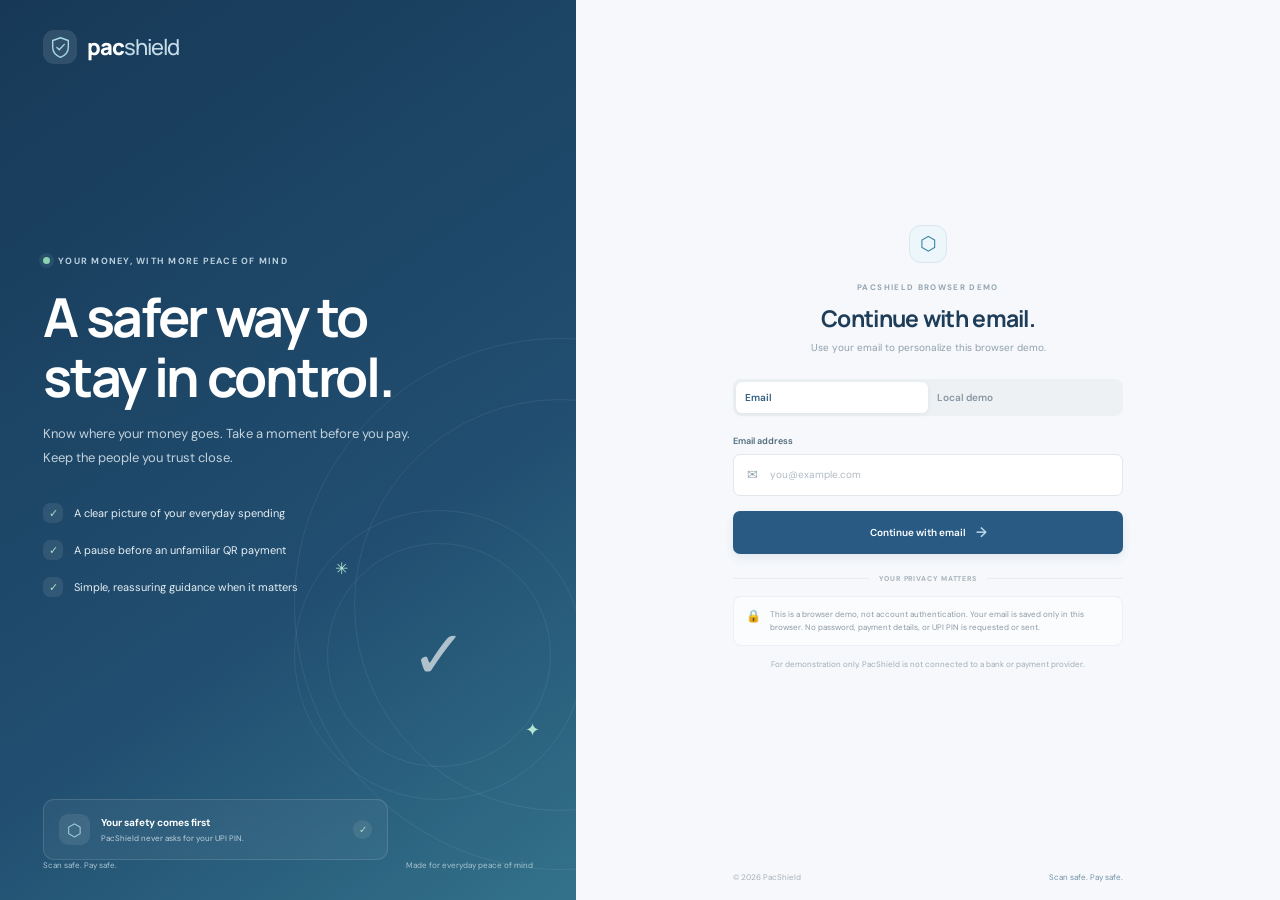
<file: index.html>
<!doctype html>
<html lang="en">
<head>
  <meta charset="utf-8" />
  <meta name="viewport" content="width=device-width, initial-scale=1" />
  <meta name="theme-color" content="#f6f8fb" />
  <meta name="description" content="Sign in or create your PacShield account." />
  <title>Sign in — PacShield</title>
  <link rel="preconnect" href="https://fonts.googleapis.com">
  <link rel="preconnect" href="https://fonts.gstatic.com" crossorigin>
  <link href="https://fonts.googleapis.com/css2?family=DM+Sans:wght@400;500;600;700&family=Manrope:wght@400;500;600;700;800&display=swap" rel="stylesheet">
  <link rel="stylesheet" href="styles.css" />
  <link rel="stylesheet" href="login.css" />
</head>
<body class="auth-page">
  <main class="auth-shell">
    <section class="auth-story" aria-label="About PacShield">
      <a class="brand auth-brand" href="index.html" aria-label="PacShield sign in"><span class="brand-mark"><svg viewBox="0 0 32 32" aria-hidden="true"><path d="M16 3.5 26 7v8.6c0 6.3-4.1 10.5-10 13-5.9-2.5-10-6.7-10-13V7l10-3.5Z"/><path d="m11.4 16 3 3 6.5-7"/></svg></span><span>pac<span class="brand-light">shield</span></span></a>
      <div class="story-copy"><span class="story-eyebrow"><i></i> YOUR MONEY, WITH MORE PEACE OF MIND</span><h1>A safer way to<br>stay in control.</h1><p>Know where your money goes. Take a moment before you pay. Keep the people you trust close.</p><div class="story-checklist"><div><span>✓</span> A clear picture of your everyday spending</div><div><span>✓</span> A pause before an unfamiliar QR payment</div><div><span>✓</span> Simple, reassuring guidance when it matters</div></div></div>
      <div class="story-safety-card"><span class="story-shield">⬡</span><div><strong>Your safety comes first</strong><small>PacShield never asks for your UPI PIN.</small></div><span class="story-check">✓</span></div>
      <div class="story-art" aria-hidden="true"><span class="art-ring ring-one"></span><span class="art-ring ring-two"></span><span class="art-shield">✓</span><span class="art-spark spark-a">✳</span><span class="art-spark spark-b">✦</span></div>
      <div class="story-footer"><span>Scan safe. Pay safe.</span><span>Made for everyday peace of mind</span></div>
    </section>

    <section class="auth-main">
      <div class="auth-card">
        <div class="auth-card-heading"><span class="auth-mini-mark">⬡</span><span class="auth-kicker">PACSHIELD BROWSER DEMO</span><h2 id="form-title">Continue with email.</h2><p id="form-subtitle">Use your email to personalize this browser demo.</p></div>
        <div class="auth-tabs" aria-hidden="true"><span class="auth-tab active">Email</span><span class="auth-tab">Local demo</span></div>
        <form id="email-login-form" novalidate>
          <label class="field-label" for="login-email">Email address</label>
          <div class="field-wrap"><span class="field-icon" aria-hidden="true">✉</span><input id="login-email" name="email" type="email" autocomplete="email" inputmode="email" placeholder="you@example.com" maxlength="254" required aria-describedby="auth-feedback"></div>
          <div class="auth-feedback" id="auth-feedback" role="status" aria-live="polite"></div>
          <button class="auth-submit" id="demo-submit" type="submit"><span>Continue with email</span><span>→</span></button>
        </form>
        <div class="auth-divider"><span></span><small>YOUR PRIVACY MATTERS</small><span></span></div>
        <div class="privacy-note"><span>🔒</span><p>This is a browser demo, not account authentication. Your email is saved only in this browser. No password, payment details, or UPI PIN is requested or sent.</p></div>
        <p class="demo-note">For demonstration only. PacShield is not connected to a bank or payment provider.</p>
      </div>
      <footer class="auth-footer"><span>© 2026 PacShield</span><a href="index.html">Scan safe. Pay safe.</a></footer>
    </section>
  </main>
  <script src="login.js"></script>
</body>
</html>
</file>
<file: styles.css>
:root{--ink:#183553;--blue:#2f5d8f;--bright:#248fc9;--mist:#eaf4fb;--paper:#f6f8fb;--white:#fff;--muted:#8190a1;--line:#e8edf2;--green:#21764c;--green-bg:#e9f5ed;--amber:#ad7209;--amber-bg:#fff4de;--red:#bd4239;--red-bg:#fff0ee;--sans:'DM Sans',sans-serif;--display:'Manrope','DM Sans',sans-serif}*{box-sizing:border-box}body{margin:0;background:var(--paper);color:var(--ink);font-family:var(--sans);font-size:14px;-webkit-font-smoothing:antialiased}.app-shell{min-height:100vh}.sidebar{width:244px;position:fixed;inset:0 auto 0 0;background:#fff;padding:28px 17px 18px;display:flex;flex-direction:column;border-right:1px solid #edf0f4;z-index:3}.brand{display:flex;align-items:center;gap:10px;margin:0 0 47px 8px;text-decoration:none;color:#1b3b5b;font:800 22px var(--display);letter-spacing:-1px}.brand-light{font-weight:500;color:#3f658c}.brand-mark{width:34px;height:34px;border-radius:11px;background:#e9f4fa;display:grid;place-items:center}.brand-mark svg{width:25px;fill:none;stroke:#267dac;stroke-width:1.8;stroke-linecap:round;stroke-linejoin:round}.workspace-label{font-size:9px;color:#a1adba;font-weight:700;letter-spacing:1.5px;padding:0 12px;margin-bottom:10px}.main-nav{display:grid;gap:4px}.nav-item{position:relative;height:42px;display:flex;align-items:center;gap:12px;padding:0 12px;border-radius:8px;text-decoration:none;color:#7c8b9b;font-size:12px;font-weight:600;transition:.2s}.nav-item:hover{background:#f6f9fb;color:var(--ink)}.nav-item.active{color:#275985;background:#edf6fa}.nav-icon{font-size:18px;width:19px;text-align:center;color:#8393a4;font-weight:400}.active .nav-icon{color:#2a7ba7}.shield-nav{font-size:19px}.nav-count{margin-left:auto;font-size:10px;color:#7e91a1;background:#f3f6f8;padding:3px 7px;border-radius:10px}.live-dot,.mini-dot{width:7px;height:7px;border-radius:50%;background:#53b779}.live-dot{margin-left:auto;box-shadow:0 0 0 3px #e9f6ef}.sidebar-divider{height:1px;background:#eef1f4;margin:19px 9px 23px}.sidebar-spacer{flex:1}.help-card{position:relative;border-radius:12px;background:linear-gradient(145deg,#f0f7fb,#f6f8fb);padding:16px 14px 13px;margin:0 2px 15px;overflow:hidden}.help-card:after{content:'';position:absolute;width:85px;height:85px;border:1px solid #d9eaf4;border-radius:50%;right:-45px;top:-39px}.help-orb{width:27px;height:27px;background:#e0eff7;color:#3b87ad;display:grid;place-items:center;border-radius:9px;margin-bottom:10px}.help-card strong{font-size:12px}.help-card p{font-size:10px;line-height:1.55;color:#8291a0;margin:6px 0 10px}.text-button,.quiet-link{border:0;background:none;padding:0;color:#3c729b;font:600 10px var(--sans);cursor:pointer}.text-button span,.quiet-link span{font-size:15px;margin-left:5px}.profile-button{display:flex;align-items:center;gap:10px;background:none;border:0;text-align:left;padding:7px 6px;cursor:pointer;border-top:1px solid #edf0f3}.avatar{width:31px;height:31px;display:grid;place-items:center;background:#e5eef6;color:#355d83;font-size:10px;font-weight:700;border-radius:50%;flex:none}.profile-copy{display:grid;gap:3px}.profile-copy strong{font-size:11px}.profile-copy small{font-size:9px;color:#9aa6b3}.more{margin-left:auto;letter-spacing:2px;color:#8795a3}.main-content{margin-left:244px;min-height:100vh}.topbar{height:66px;border-bottom:1px solid #e9edf1;background:rgba(255,255,255,.76);display:flex;align-items:center;justify-content:space-between;padding:0 43px}.breadcrumb{font-size:11px;color:#99a6b4}.breadcrumb span{margin:0 9px;color:#c8d0d8}.breadcrumb strong{font-weight:600;color:#526b83}.top-actions{display:flex;align-items:center;gap:14px}.icon-button,.date-button{background:none;border:0;color:#63798e;cursor:pointer}.icon-button{position:relative;font-size:17px}.icon-button i{position:absolute;width:5px;height:5px;background:#57b27b;border-radius:50%;top:0;right:0}.top-divider{height:22px;width:1px;background:#e6ebef}.date-button{font:500 10px var(--sans)}.date-button span{margin-left:9px}.small-avatar{width:27px;height:27px}.page-wrap{max-width:1110px;margin:auto;padding:34px 43px 24px}.welcome-row{display:flex;align-items:center;justify-content:space-between;margin:0 0 26px}.eyebrow{font-size:9px;font-weight:700;letter-spacing:1.3px;color:#9aa8b5;display:flex;align-items:center;gap:7px}.sun-icon{color:#eca947;font-size:13px}h1{font:700 25px var(--display);letter-spacing:-.8px;margin:9px 0 5px;color:#1b3856}.wave{color:#e5a34a;font-size:18px;vertical-align:2px}.subtitle{font-size:11px;color:#91a0ad;margin:0}.primary-button{background:#285a83;border:0;border-radius:8px;color:white;padding:12px 16px;font:600 11px var(--sans);box-shadow:0 4px 10px #285a831c;cursor:pointer;transition:.2s}.primary-button:hover{background:#1e4a70;transform:translateY(-1px);box-shadow:0 7px 16px #285a832a}.button-shield{font-size:15px;vertical-align:-1px;margin-right:7px}.button-arrow{margin-left:10px;color:#b8d4e4}.hero-card{position:relative;overflow:hidden;border-radius:13px;padding:24px 29px 18px;background:linear-gradient(111deg,#163957 0%,#214d70 57%,#306887 100%);color:#fff;box-shadow:0 7px 20px #153d5b12}.hero-card:after,.hero-card:before{content:'';position:absolute;border:1px solid #ffffff0c;border-radius:50%;pointer-events:none}.hero-card:after{width:340px;height:340px;right:30px;top:-245px}.hero-card:before{width:435px;height:435px;right:-16px;top:-293px}.hero-content{position:relative;z-index:1}.hero-kicker{font-size:8px;letter-spacing:1.4px;color:#b5cddd;display:flex;align-items:center;gap:8px;font-weight:600}.hero-kicker-icon{color:#81c7c0;font-size:13px}.hero-heading-row{display:flex;align-items:flex-end;gap:18px;margin-top:12px}.balance-label{font-size:10px;color:#b9ccd8}.info-button{border:1px solid #84a3b8;border-radius:50%;width:13px;height:13px;padding:0;margin-left:3px;font-size:8px;color:#d6e4ed;background:none}.balance{font:600 36px var(--display);letter-spacing:-1.5px;margin-top:3px}.rupee{font-size:26px;margin-right:5px;font-weight:400}.balance-decimal{font-size:19px;color:#a7c1d0;font-weight:400}.change-pill{background:#ffffff14;border:1px solid #ffffff19;border-radius:20px;padding:6px 9px;font-size:9px;color:#abddc5;margin-bottom:7px}.change-pill span{color:#9fe0b8}.change-pill small{color:#bbced9;font-size:8px;margin-left:2px}.hero-bottom{display:flex;align-items:center;border-top:1px solid #ffffff1b;margin-top:17px;padding-top:13px;gap:20px}.hero-metric{display:flex;align-items:center;gap:8px}.metric-icon{width:23px;height:23px;border-radius:7px;display:grid;place-items:center;font-size:12px}.income-icon{background:#ffffff15;color:#a9dfbd}.spend-icon{background:#ffffff15;color:#a8c9e0}.hero-metric div{display:grid;gap:2px}.hero-metric small{font-size:8px;color:#abc1cf}.hero-metric strong{font:600 12px var(--display)}.metric-separator{height:24px;width:1px;background:#ffffff22;margin:0 1px}.hero-chart{width:190px;height:43px;margin-left:auto;opacity:.9}.hero-chart svg{width:100%;height:100%;overflow:visible}.chart-area{fill:#94d7cc18}.chart-line{fill:none;stroke:#96d5ca;stroke-width:1.6}.stat-grid{display:grid;grid-template-columns:repeat(3,minmax(0,1fr));gap:13px;margin-top:14px}.stat-card{position:relative;min-height:113px;background:#fff;border:1px solid #edf0f3;border-radius:10px;padding:15px 16px;overflow:hidden;box-shadow:0 2px 7px #233e5610}.stat-top{font-size:9px;color:#8292a0;display:flex;align-items:center;justify-content:space-between}.stat-symbol{width:22px;height:22px;border-radius:7px;display:grid;place-items:center;font-size:11px}.safe-symbol{background:#edf7ef;color:#4e9b68}.budget-symbol{background:#eff4fb;color:#5b81aa}.shield-symbol{background:#edf6fa;color:#4e91b1}.stat-card>strong{display:block;font:700 20px var(--display);letter-spacing:-.5px;margin-top:6px;color:#234564}.stat-card>strong small{font:500 9px var(--sans);color:#9ca9b5;letter-spacing:0}.stat-foot{font-size:9px;color:#99a5b0;margin-top:6px;display:flex;align-items:center;gap:6px}.stat-foot .green{width:6px;height:6px}.card-spark{position:absolute;width:83px;height:28px;right:13px;bottom:13px;opacity:.65}.card-spark svg{width:100%;height:100%;overflow:visible}.card-spark path{fill:none;stroke:#80c396;stroke-width:1.4}.budget-progress{height:4px;border-radius:4px;background:#eff2f5;margin:10px 0 6px;overflow:hidden}.budget-progress span{display:block;background:#79b7c6;width:65%;height:100%;border-radius:4px}.budget-stat .stat-foot{justify-content:space-between}.saved-pill{color:#398559;background:#eff8f1;border-radius:9px;padding:4px 7px;font-size:8px}.spark-shield{position:absolute;right:22px;bottom:-12px;font-size:65px;color:#f0f6f8}.content-grid{display:grid;grid-template-columns:1.1fr .9fr;gap:14px;margin-top:15px}.panel{background:#fff;border:1px solid #edf0f3;border-radius:11px;box-shadow:0 2px 7px #233e560a}.spending-panel,.budget-panel{min-height:227px;padding:17px 18px}.panel-heading{display:flex;align-items:center;justify-content:space-between}.section-title{font:700 12px var(--display);color:#24445f}.section-caption{font-size:9px;color:#a0acb7;margin-top:4px}.select-button{border:1px solid #edf0f3;border-radius:6px;background:#fff;padding:7px 9px;color:#718394;font:500 9px var(--sans);cursor:pointer}.select-button span{margin-left:8px}.spending-visual{display:flex;align-items:center;justify-content:space-around;margin-top:15px}.donut-wrap{width:146px;height:146px;position:relative;flex:none}.donut{width:100%;height:100%;transform:rotate(-90deg)}.donut-track,.donut-segment{fill:none;stroke-width:13}.donut-track{stroke:#f0f3f5}.donut-segment{stroke-linecap:round;transition:stroke-dashoffset .9s ease}.seg-one{stroke:#4b94b4;stroke-dasharray:129 390;stroke-dashoffset:0}.seg-two{stroke:#84b6a5;stroke-dasharray:95 390;stroke-dashoffset:-138}.seg-three{stroke:#eab875;stroke-dasharray:75 390;stroke-dashoffset:-243}.seg-four{stroke:#b7cad7;stroke-dasharray:82 390;stroke-dashoffset:-328}.donut-center{position:absolute;inset:0;display:flex;align-items:center;justify-content:center;flex-direction:column}.donut-center small{font-size:8px;color:#96a3ae}.donut-center strong{font:700 13px var(--display);color:#274965;margin-top:4px}.category-list{width:54%;display:grid;gap:13px}.category-row{display:grid;grid-template-columns:7px 1fr auto auto;gap:7px;align-items:center;font-size:9px;color:#7c8c9b}.category-row strong{font-size:9px;color:#4a6278;font-weight:600}.category-row small{width:24px;text-align:right;font-size:8px;color:#a8b2bc}.category-dot{width:7px;height:7px;border-radius:50%}.food{background:#4b94b4}.bills{background:#84b6a5}.travel{background:#eab875}.life{background:#b7cad7}.budget-panel .panel-heading{margin-bottom:14px}.more-button{border:0;background:none;color:#94a1af;letter-spacing:2px;cursor:pointer}.nudge-card{background:#fffbf4;border:1px solid #fbf2e3;border-radius:9px;padding:12px 13px}.nudge-top{display:flex;align-items:center;justify-content:space-between}.nudge-emoji{width:25px;height:25px;border-radius:8px;background:#fff1d7;display:grid;place-items:center;font-size:12px}.nudge-status{font-size:7px;font-weight:700;letter-spacing:.9px;color:#b77f2a;background:#fff2d9;border-radius:9px;padding:5px 7px}.nudge-card>strong{display:block;font:700 10px var(--display);margin:8px 0 4px;color:#465d70}.nudge-card p{font-size:8px;line-height:1.5;color:#929ca4;margin:0}.nudge-progress{height:4px;background:#f2e9d9;border-radius:5px;margin:10px 0 6px}.nudge-progress span{display:block;width:82%;height:100%;border-radius:5px;background:#dca95c}.nudge-numbers{display:flex;justify-content:space-between;font-size:8px;color:#9b9d9c}.nudge-numbers strong{font-weight:600;color:#758390}.budget-panel>.quiet-link{display:block;margin:11px 0 0 auto}.transactions-panel{margin-top:15px;padding:17px 18px 5px}.transaction-heading{margin-bottom:13px}.activity-actions{display:flex;align-items:center;gap:17px}.search-box{display:flex;align-items:center;gap:6px;border:1px solid #edf0f3;border-radius:6px;padding:5px 8px;color:#93a2ae;font-size:15px;width:145px}.search-box input{border:0;outline:0;width:100%;font:9px var(--sans);color:var(--ink);background:transparent}.search-box input::placeholder{color:#a4afb8}.all-activity{font-size:9px}.transaction-table{width:100%}.table-head,.transaction-row{display:grid;grid-template-columns:1.65fr 1.2fr 1fr .8fr;align-items:center;column-gap:10px}.table-head{border-top:1px solid #eff2f4;border-bottom:1px solid #eff2f4;padding:9px 1px;font-size:7px;font-weight:700;letter-spacing:.8px;color:#a4afb8}.transaction-row{min-height:45px;border-bottom:1px solid #f0f2f4;font-size:9px;color:#738393}.transaction-row:last-child{border:0}.transaction-name{display:flex;align-items:center;gap:9px;color:#496074;font-weight:600}.tx-icon{width:25px;height:25px;border-radius:8px;display:grid;place-items:center;background:#edf5f8;color:#5487a0;font-size:11px}.tx-icon.gold{background:#fff5e6;color:#bb8b45}.tx-icon.lilac{background:#f1effa;color:#8a80b6}.category-tag{color:#83919e;background:#f5f7f8;border-radius:4px;padding:4px 7px;width:max-content;font-size:8px}.tx-date{color:#9ca8b2}.tx-amount{text-align:right;color:#39556e;font-weight:600}.tx-amount.expense:before{content:'− '}.empty-state{padding:20px;text-align:center;color:#99a7b2;font-size:10px}.footer{display:flex;justify-content:space-between;gap:12px;margin-top:17px;color:#a4afb9;font-size:8px}.footer>span:first-child{display:flex;align-items:center;gap:6px;white-space:nowrap}.footer .mini-dot{width:6px;height:6px}.modal-backdrop{position:fixed;inset:0;z-index:10;background:#10283c8c;backdrop-filter:blur(4px);display:none;align-items:center;justify-content:center;padding:18px;opacity:0;transition:opacity .2s}.modal-backdrop.open{display:flex;opacity:1}.modal{position:relative;background:white;border-radius:17px;padding:28px;width:min(100%,465px);max-height:min(94vh,790px);overflow:auto;box-shadow:0 22px 80px #0c213a35;animation:modal-in .25s cubic-bezier(.2,.8,.2,1)}@keyframes modal-in{from{transform:translateY(12px) scale(.985);opacity:.5}to{transform:translateY(0) scale(1);opacity:1}}.modal-close{position:absolute;right:16px;top:14px;border:0;background:#f4f6f8;color:#758696;border-radius:50%;width:29px;height:29px;font-size:19px;cursor:pointer}.modal-icon{width:40px;height:40px;border-radius:12px;display:grid;place-items:center;background:#e9f3f8;color:#3883a5;font-size:22px;margin-bottom:15px}.modal-eyebrow{font-size:8px;font-weight:700;letter-spacing:1.4px;color:#8799a9}.modal h2{font:700 22px var(--display);letter-spacing:-.6px;color:#1e3c59;margin:8px 0}.modal-intro{font-size:11px;line-height:1.65;color:#8795a2;margin:0}.scan-tabs{display:flex;gap:3px;background:#f4f6f8;padding:3px;border-radius:8px;margin-top:19px}.scan-tab{flex:1;border:0;background:none;color:#8795a2;padding:8px;border-radius:6px;font:600 10px var(--sans);cursor:pointer}.scan-tab.active{background:#fff;color:#315c7c;box-shadow:0 1px 4px #1b385612}.camera-box{height:214px;border:1px dashed #c9d8e2;border-radius:11px;background:#f8fbfc;position:relative;margin-top:12px;display:flex;align-items:center;justify-content:center;flex-direction:column;overflow:hidden}.camera-symbol{font-size:36px;color:#9bb4c3}.camera-box>p{margin:4px 0;font-size:10px;color:#526d82;font-weight:600}.camera-box>small{font-size:8px;color:#9ba8b2}.camera-corners{position:absolute;inset:18px 70px 69px;border:1px solid #b8d0dc;border-radius:7px;pointer-events:none}.camera-controls{display:flex;gap:8px;margin-top:13px;z-index:1}.outline-button{border:1px solid #dce5ea;background:#fff;color:#527188;border-radius:6px;padding:8px 10px;font:600 9px var(--sans);cursor:pointer}.upload-button{display:inline-flex;align-items:center}.camera-box.live{background:#eaf4f8}.camera-box.live .camera-symbol,.camera-box.live>p,.camera-box.live>small,.camera-box.live .camera-controls{display:none}#camera-reader{position:absolute;inset:0;width:100%;height:100%}#camera-reader video{object-fit:cover;width:100%;height:100%;border-radius:10px}.demo-options{display:grid;gap:8px;margin-top:12px}.demo-option{display:flex;align-items:center;gap:10px;text-align:left;border:1px solid #edf0f3;background:#fff;border-radius:9px;padding:10px;cursor:pointer;transition:.18s}.demo-option:hover{border-color:#abc5d4;transform:translateY(-1px)}.demo-icon{width:27px;height:27px;border-radius:50%;display:grid;place-items:center;font-size:12px;font-weight:700}.demo-icon.green{background:#e9f5ed;color:var(--green)}.demo-icon.amber{background:#fff4de;color:var(--amber)}.demo-icon.red{background:#fff0ee;color:var(--red)}.demo-option>span:nth-child(2){display:grid;gap:3px;flex:1}.demo-option strong{font-size:10px;color:#476176}.demo-option small{font-size:8px;color:#9aa6b0}.demo-score{font-size:7px;font-weight:700;letter-spacing:.7px}.safe-text{color:var(--green)}.caution-text{color:var(--amber)}.danger-text{color:var(--red)}.call-check{display:flex;align-items:center;gap:8px;font-size:9px;color:#6d7e8d;margin-top:13px;cursor:pointer}.call-check input{position:absolute;opacity:0}.custom-check{width:14px;height:14px;border:1px solid #cbd5dc;border-radius:4px;background:white;display:grid;place-items:center;transition:.15s}.call-check input:checked+.custom-check{background:#2c6891;border-color:#2c6891}.call-check input:checked+.custom-check:after{content:'✓';color:#fff;font-size:10px}.call-check input:focus-visible+.custom-check{outline:2px solid #68afd1;outline-offset:2px}.call-info{border:1px solid #b8c5ce;border-radius:50%;width:12px;height:12px;display:grid;place-items:center;font-size:8px;color:#8f9da8}.privacy-line{border-top:1px solid #eff2f4;padding-top:11px;margin-top:14px;font-size:8px;color:#9ba8b1}.hidden{display:none!important}.verdict-modal{padding:29px}.verdict-symbol{width:49px;height:49px;border-radius:50%;display:grid;place-items:center;background:#e9f5ed;color:#358254;font-size:22px;margin-bottom:15px}.verdict-symbol.caution{background:#fff3d9;color:#b37a17;border-radius:14px}.verdict-symbol.danger{background:#fff0ee;color:#bd4239;border-radius:10px 10px 15px 15px;font-size:21px}.verdict-modal h2{font-size:23px;margin:7px 0}.verdict-modal .modal-intro{min-height:38px}.payee-box{display:flex;align-items:center;gap:10px;padding:11px;border:1px solid #edf0f2;border-radius:9px;margin-top:14px}.payee-avatar{width:30px;height:30px;border-radius:9px;background:#eef4f7;display:grid;place-items:center;color:#5a829b;font-weight:700;font-size:11px}.payee-box>span:nth-child(2){display:grid;gap:3px;flex:1}.payee-box>span:nth-child(2) strong{font-size:10px;color:#496177}.payee-box small{font-size:8px;color:#9aa7b1}.payee-amount{font:700 13px var(--display);color:#34536e}.reason-list{list-style:none;margin:11px 0;padding:0;display:grid;gap:7px}.reason-list li{font-size:9px;color:#738493;display:flex;align-items:center;gap:7px}.reason-list li:before{content:'•';font-size:15px;color:#d9a045}.safe-modal .reason-list li:before{color:#54a773}.danger-modal .reason-list li:before{color:#ce6c60}.emergency-note{background:#fff5f2;border:1px solid #f9e6e1;border-radius:8px;padding:10px;font-size:9px;color:#8f625d;line-height:1.5;margin:12px 0}.verdict-actions{display:grid;gap:8px;margin-top:14px}.action-main,.action-secondary,.action-stop,.action-locked{width:100%;border-radius:8px;padding:12px;font:600 10px var(--sans);cursor:pointer;transition:.18s}.action-main{border:0;background:#285f85;color:white}.action-main:hover{background:#1e4d70}.action-secondary{border:1px solid #e3e9ed;background:white;color:#5d778b}.action-stop{border:0;background:#bd4239;color:white;order:-1}.action-locked{background:#f3f4f5;color:#9ca6ae;border:1px solid #e9ecee;cursor:not-allowed}.confirmation-row{display:flex;align-items:flex-start;gap:8px;color:#7a8995;font-size:9px;line-height:1.5;margin-top:4px}.confirmation-row input{accent-color:#bd4239;margin:0}.voice-row{display:flex;justify-content:space-between;align-items:center;border-top:1px solid #eff2f4;margin-top:13px;padding-top:12px}.voice-button{border:0;background:none;color:#477493;font:600 9px var(--sans);cursor:pointer;padding:0}.voice-row>span{font-size:8px;color:#a1adb6}.toast{position:fixed;z-index:20;bottom:24px;left:50%;transform:translate(-50%,12px);padding:11px 16px;background:#173b5a;color:white;border-radius:8px;font-size:10px;box-shadow:0 8px 25px #173b5a33;opacity:0;pointer-events:none;transition:.25s}.toast.show{opacity:1;transform:translate(-50%,0)}#camera-reader:not(:empty)~.camera-controls{display:none}.camera-box:has(#camera-reader:not(:empty)) .camera-symbol,.camera-box:has(#camera-reader:not(:empty))>p,.camera-box:has(#camera-reader:not(:empty))>small{display:none}@media(min-width:1400px){.page-wrap{padding-top:42px}.hero-card{padding-top:28px}.content-grid{grid-template-columns:1.12fr .88fr}}@media(max-width:1050px){.sidebar{width:210px}.main-content{margin-left:210px}.page-wrap{padding:29px 27px 22px}.topbar{padding:0 27px}.category-list{width:58%}.donut-wrap{width:128px;height:128px}.hero-chart{width:140px}}@media(max-width:780px){.sidebar{width:64px;padding:20px 8px}.brand{margin:0 auto 36px}.brand>span:last-child,.workspace-label,.nav-item:not(.active) .nav-icon~*,.nav-item:not(.active){font-size:0}.nav-item{justify-content:center;padding:0}.nav-item .nav-icon{font-size:18px}.nav-item.active{font-size:0}.nav-item.active .nav-icon{font-size:19px}.sidebar-divider{margin:14px 4px}.help-card,.profile-copy,.profile-button .more{display:none}.profile-button{justify-content:center;padding:10px 0}.main-content{margin-left:64px}.topbar{height:58px;padding:0 18px}.page-wrap{padding:25px 18px}.content-grid{grid-template-columns:1fr}.spending-panel,.budget-panel{min-height:auto}.spending-visual{justify-content:flex-start;gap:20px}.category-list{width:auto;flex:1}.footer{flex-wrap:wrap}.hero-chart{width:120px}}@media(max-width:540px){.page-wrap{padding:21px 13px}.topbar{padding:0 13px}.breadcrumb{font-size:9px}.top-actions{gap:9px}.date-button{font-size:9px}.welcome-row{align-items:flex-start;gap:13px;flex-direction:column}.welcome-row h1{font-size:22px}.primary-button{padding:10px 13px}.hero-card{padding:19px 17px 15px}.balance{font-size:32px}.hero-heading-row{gap:9px}.change-pill{margin-bottom:4px;font-size:8px}.change-pill small{display:none}.hero-bottom{gap:11px}.hero-chart{width:72px;height:35px}.hero-metric strong{font-size:10px}.stat-grid{grid-template-columns:1fr;gap:8px}.stat-card{min-height:96px}.content-grid{gap:10px}.spending-panel,.budget-panel,.transactions-panel{padding:14px}.spending-visual{justify-content:space-between;gap:5px}.donut-wrap{width:118px;height:118px}.category-list{gap:10px}.category-row{font-size:8px;gap:5px}.category-row strong{font-size:8px}.activity-actions{gap:9px}.search-box{width:105px}.table-head,.transaction-row{grid-template-columns:1.55fr 1fr .8fr}.table-head span:nth-child(2),.transaction-row>.category-tag{display:none}.table-head span:nth-child(3){grid-column:2}.table-head span:nth-child(4){grid-column:3}.transaction-row{column-gap:6px}.transaction-name{font-size:8px;gap:5px}.tx-icon{width:22px;height:22px}.tx-date{font-size:8px}.tx-amount{font-size:8px}.footer{font-size:7px}.modal{padding:23px 19px;border-radius:14px}.modal h2{font-size:20px}.camera-corners{inset:18px 47px 69px}.verdict-modal{padding:24px 20px}}
.ledger-add-button{border:1px solid #dce7ef;border-radius:7px;background:#f5f9fc;color:#2f6488;padding:8px 11px;font:600 10px var(--sans);cursor:pointer;white-space:nowrap}.ledger-add-button:hover{background:#eaf4fb}.ledger-modal h2{margin:8px 0 7px}.ledger-form{display:grid;gap:8px;margin-top:17px}.ledger-form>label,.budget-fields label{font-size:10px;font-weight:600;color:#536c81}.ledger-form input,.ledger-form select,.budget-fields input{width:100%;min-height:40px;border:1px solid #dce5ec;border-radius:7px;padding:9px 11px;background:#fff;color:#233f59;font:12px var(--sans);outline:none}.ledger-form input:focus,.ledger-form select:focus,.budget-fields input:focus{border-color:#4a90b5;box-shadow:0 0 0 3px #4a90b51a}.ledger-form .account-save{margin-top:8px}.ledger-note{font-size:9px;color:#91a0ad;line-height:1.5;margin:12px 0 0}.ledger-form-divider{font-size:9px;font-weight:700;letter-spacing:1px;color:#8e9daa;margin:8px 0 0}.budget-fields{display:grid;grid-template-columns:1fr 1fr;gap:10px}.budget-fields label{display:grid;gap:6px}.budget-alert-modal{text-align:center}.budget-alert-icon{background:#fff3dd;color:#ad7209;margin:0 auto 12px;border-radius:50%;font-size:22px}.ledger-alert-actions{display:flex;justify-content:center;gap:9px;margin-top:18px}.ledger-alert-actions .account-save,.ledger-alert-actions .outline-button{min-height:40px}.tx-amount.income{color:#318056}.transaction-row .tx-amount{white-space:nowrap}.empty-state{padding:24px 12px;text-align:center;color:#8898a6;font-size:11px;line-height:1.6}.budget-progress span,.nudge-progress span{transition:width .3s ease}@media(max-width:540px){.ledger-add-button{padding:7px 8px;font-size:9px}.transaction-heading{align-items:flex-start}.activity-actions{flex-wrap:wrap;justify-content:flex-end}.budget-fields{grid-template-columns:1fr}.ledger-alert-actions{flex-direction:column}.ledger-alert-actions button{width:100%}}
.seg-five{stroke:#9daec0}
</file>
<file: login.css>
.auth-page{min-height:100vh;background:#f6f8fb}.auth-shell{min-height:100vh;display:grid;grid-template-columns:minmax(380px,.9fr) minmax(480px,1.1fr)}.auth-story{position:relative;isolation:isolate;overflow:hidden;min-height:100vh;padding:30px 7.5%;display:flex;flex-direction:column;background:linear-gradient(145deg,#173957,#214e70 62%,#33728a);color:white}.auth-story:before,.auth-story:after{position:absolute;content:"";z-index:-1;border:1px solid #ffffff13;border-radius:50%;pointer-events:none}.auth-story:before{height:530px;width:530px;right:-250px;bottom:30px}.auth-story:after{height:410px;width:410px;right:-190px;bottom:89px}.auth-brand{color:white;margin:0}.auth-brand .brand-light{color:#c4dbe7}.auth-brand .brand-mark{background:#ffffff1b}.auth-brand .brand-mark svg{stroke:#a6d8e4}.story-copy{position:relative;z-index:1;margin:auto 0;max-width:480px;padding:65px 0 76px}.story-eyebrow{display:flex;align-items:center;gap:8px;color:#b9d0de;font-size:9px;font-weight:700;letter-spacing:1.25px}.story-eyebrow i{width:7px;height:7px;border-radius:50%;background:#8bd2b0;box-shadow:0 0 0 4px #8bd2b01b}.story-copy h1{color:white;font:700 clamp(36px,4.2vw,58px)/1.12 var(--display);letter-spacing:-2.3px;margin:20px 0 15px}.story-copy>p{max-width:370px;color:#c2d2dd;font-size:13px;line-height:1.8;margin:0}.story-checklist{display:grid;gap:17px;margin-top:34px;color:#e6eff4;font-size:11px}.story-checklist div{display:flex;align-items:center;gap:11px}.story-checklist div span{width:20px;height:20px;display:grid;place-items:center;border-radius:7px;background:#ffffff16;color:#a8dfc4;font-size:11px}.story-safety-card{position:relative;z-index:1;display:flex;align-items:center;gap:11px;padding:14px 15px;max-width:345px;border:1px solid #ffffff20;border-radius:11px;background:#ffffff0c;backdrop-filter:blur(8px)}.story-shield{width:31px;height:31px;display:grid;place-items:center;border-radius:9px;background:#ffffff17;color:#a9d9e4;font-size:17px}.story-safety-card div{display:grid;gap:4px}.story-safety-card strong{font-size:10px}.story-safety-card small{font-size:8px;color:#bfd0dc}.story-check{margin-left:auto;color:#a6dfbd;background:#ffffff14;width:19px;height:19px;border-radius:50%;display:grid;place-items:center;font-size:10px}.story-art{position:absolute;z-index:-1;width:310px;height:310px;right:-18px;bottom:90px;pointer-events:none}.art-ring{position:absolute;inset:10px;border:1px solid #ffffff12;border-radius:50%}.ring-two{inset:43px}.art-shield{position:absolute;inset:95px;display:grid;place-items:center;color:#ffffffa0;font-size:67px}.art-spark{position:absolute;color:#b4e5d2}.spark-a{left:51px;top:58px;font-size:16px}.spark-b{right:54px;bottom:68px;font-size:18px}.story-footer{position:relative;z-index:1;display:flex;justify-content:space-between;gap:10px;color:#aac3d1;font-size:8px}.auth-main{min-height:100vh;padding:28px clamp(24px,7vw,94px) 18px;display:flex;flex-direction:column;align-items:center}.back-home{align-self:flex-start;color:#7890a3;font-size:10px;font-weight:600;text-decoration:none}.back-home span{font-size:15px;vertical-align:-1px;margin-right:6px;transition:margin .18s}.back-home:hover span{margin-right:10px}.auth-card{width:min(100%,390px);margin:auto 0;padding:18px 0 22px}.auth-card-heading{text-align:center}.auth-mini-mark{margin:0 auto 13px;width:38px;height:38px;border:1px solid #dbe7ed;border-radius:12px;display:grid;place-items:center;background:#edf6fa;color:#3582a5;font-size:19px}.auth-kicker{font-size:8px;font-weight:700;letter-spacing:1.35px;color:#95a5b1}.auth-card-heading h2{font:700 23px var(--display);letter-spacing:-.7px;color:#1e3d59;margin:8px 0 6px}.auth-card-heading p{font-size:10px;color:#91a0ad;margin:0;line-height:1.6}.auth-tabs{display:grid;grid-template-columns:1fr 1fr;padding:3px;background:#edf1f4;border-radius:8px;margin:23px 0 19px}.auth-tab{border:0;background:transparent;border-radius:6px;padding:9px;color:#8796a3;font:600 10px var(--sans);cursor:pointer;transition:all .18s}.auth-tab.active{background:white;color:#315f80;box-shadow:0 1px 5px #25445d14}.field-label{display:block;color:#516a7d;font-size:9px;font-weight:600;margin:0 0 7px}.field-wrap{display:flex;align-items:center;gap:9px;height:42px;border:1px solid #e2e8ec;background:white;border-radius:7px;padding:0 11px;margin-bottom:15px;transition:border-color .2s,box-shadow .2s}.field-wrap:focus-within{border-color:#8bb4c8;box-shadow:0 0 0 3px #73abc51c}.field-icon{color:#91a6b4;font-size:13px;width:15px;text-align:center}.field-wrap input{min-width:0;width:100%;border:0;outline:0;background:transparent;color:#294b66;font:10px var(--sans)}.field-wrap input::placeholder{color:#b0bbc3}.password-label-row{display:flex;align-items:center;justify-content:space-between}.forgot-link{font-size:8px;color:#4d819f;text-decoration:none;margin-bottom:7px}.forgot-link:hover{text-decoration:underline}.password-toggle{border:0;background:none;padding:5px 0 5px 4px;color:#4d819f;font:600 8px var(--sans);cursor:pointer}.remember-row{display:flex;align-items:center;gap:8px;color:#7e8f9d;font-size:8px;cursor:pointer;margin:0 0 16px}.remember-row input{position:absolute;opacity:0}.remember-check{width:14px;height:14px;border:1px solid #cbd6de;background:white;border-radius:4px;display:grid;place-items:center}.remember-row input:checked+.remember-check{border-color:#4282a2;background:#4282a2}.remember-row input:checked+.remember-check:after{content:'✓';color:white;font-size:9px}.remember-row input:focus-visible+.remember-check{outline:2px solid #66aaca;outline-offset:2px}.auth-submit{width:100%;height:43px;display:flex;align-items:center;justify-content:center;gap:10px;border:0;border-radius:7px;background:#285a83;color:#fff;font:600 10px var(--sans);cursor:pointer;box-shadow:0 4px 10px #285a8319;transition:transform .18s,background .18s}.auth-submit:hover{background:#1f4c70;transform:translateY(-1px)}.auth-submit span:last-child{color:#b9d7e7;font-size:14px}.auth-feedback{min-height:0;color:#ad6c19;font-size:9px;line-height:1.5}.auth-feedback:not(:empty){padding:8px 10px;margin:-5px 0 10px;border:1px solid #f2e5cb;background:#fff9ed;border-radius:6px}.auth-feedback.success{color:#267247;border-color:#d8eade;background:#f1f8f3}.auth-divider{display:flex;align-items:center;gap:10px;margin:20px 0 13px}.auth-divider span{height:1px;background:#e8edf0;flex:1}.auth-divider small{font-size:7px;color:#a7b2ba;font-weight:700;letter-spacing:.9px;white-space:nowrap}.privacy-note{display:flex;align-items:flex-start;gap:9px;padding:11px 12px;border:1px solid #eaf0f3;background:#fbfcfd;border-radius:8px}.privacy-note>span{font-size:12px}.privacy-note p{margin:0;color:#8c9aa5;font-size:8px;line-height:1.65}.demo-note{margin:12px auto 0;max-width:320px;text-align:center;color:#a1acb5;font-size:8px;line-height:1.6}.auth-footer{width:min(100%,390px);display:flex;justify-content:space-between;gap:10px;color:#a6b0b8;font-size:8px}.auth-footer a{color:#7392a8;text-decoration:none}.auth-footer a:hover{text-decoration:underline}.hidden{display:none!important}@media(max-width:850px){.auth-shell{grid-template-columns:minmax(300px,.78fr) minmax(420px,1.22fr)}.auth-story{padding:26px 7%}.story-copy h1{font-size:43px}.auth-main{padding-left:38px;padding-right:38px}.story-art{right:-100px}}@media(max-width:650px){.auth-shell{display:flex;flex-direction:column}.auth-story{min-height:290px;padding:20px 22px 19px}.auth-brand{font-size:19px}.auth-brand .brand-mark{width:30px;height:30px}.story-copy{padding:31px 0 20px;margin:0}.story-eyebrow{font-size:7px}.story-copy h1{font-size:31px;letter-spacing:-1.1px;margin:12px 0 8px}.story-copy h1 br{display:none}.story-copy>p{font-size:10px;max-width:380px}.story-checklist{display:none}.story-safety-card{display:none}.story-footer{font-size:7px}.story-art{width:190px;height:190px;right:-53px;bottom:22px}.ring-two{inset:30px}.art-shield{inset:57px;font-size:41px}.auth-main{min-height:calc(100vh - 290px);padding:18px 22px 14px}.auth-card{width:min(100%,390px);padding:25px 0;margin:auto}.back-home{font-size:9px}.auth-card-heading h2{font-size:21px}.auth-footer{font-size:7px}}@media(max-width:360px){.auth-story{min-height:265px}.auth-main{min-height:calc(100vh - 265px);padding-left:16px;padding-right:16px}.auth-tabs{margin-top:18px}.story-copy h1{font-size:28px}.story-art{opacity:.6}}
</file>
<file: account-assistant.css>
.sign-in-link{border:0;background:transparent;color:#477493;font:600 10px var(--sans);cursor:pointer}.sign-in-link span{font-size:13px;margin-left:4px}.avatar-link{border:0;cursor:pointer}.account-modal{max-width:410px}.account-modal-icon{width:40px;height:40px;border-radius:12px;background:#edf6fa;color:#3483a7;display:grid;place-items:center;font-size:19px;margin-bottom:13px}.account-form{display:grid;gap:7px;margin:16px 0}.account-form label{font-size:9px;font-weight:600;color:#5e7588}.account-form input{width:100%;height:39px;border:1px solid #e1e8ed;border-radius:7px;padding:0 10px;color:#294b66;font:10px var(--sans);outline:0}.account-form input:focus{border-color:#8bb4c8;box-shadow:0 0 0 3px #73abc51c}.account-save{margin-top:5px;height:40px;border:0;border-radius:7px;background:#285a83;color:#fff;font:600 10px var(--sans);cursor:pointer}.account-modal-actions{display:grid;gap:8px;margin-top:16px}.account-modal-actions a{display:block;text-align:center;text-decoration:none}.account-footnote{margin:14px 0 0;color:#9aa7b1;font-size:8px;line-height:1.55}.assistant-launch{position:fixed;z-index:5;right:26px;bottom:22px;display:flex;align-items:center;gap:9px;border:0;border-radius:24px;padding:11px 16px;background:#285a83;color:white;box-shadow:0 7px 22px #193d5d35;font:600 10px var(--sans);cursor:pointer;transition:transform .2s,background .2s}.assistant-launch:hover{transform:translateY(-2px);background:#204c70}.assistant-launch>span{font-size:14px;color:#bce4d2}.assistant-panel{position:fixed;z-index:12;right:25px;bottom:78px;width:min(350px,calc(100vw - 30px));height:420px;max-height:calc(100vh - 110px);display:flex;flex-direction:column;overflow:hidden;border:1px solid #e5ebef;border-radius:15px;background:white;box-shadow:0 16px 55px #143a592b;opacity:0;transform:translateY(10px) scale(.98);pointer-events:none;transition:opacity .18s,transform .18s}.assistant-panel.open{opacity:1;transform:translateY(0) scale(1);pointer-events:auto}.assistant-header{height:60px;flex:none;display:flex;align-items:center;gap:10px;padding:0 14px;border-bottom:1px solid #edf1f3;background:#fbfcfd}.assistant-avatar{width:30px;height:30px;display:grid;place-items:center;border-radius:10px;background:#e8f4f7;color:#3585a1;font-size:15px}.assistant-header>span:nth-child(2){display:grid;gap:3px;flex:1}.assistant-header strong{color:#34546d;font:700 10px var(--display)}.assistant-header small{color:#94a1ac;font-size:8px}.assistant-close{width:27px;height:27px;border:0;border-radius:50%;background:#f0f3f5;color:#778b9b;font-size:17px;cursor:pointer}.assistant-messages{flex:1;overflow-y:auto;padding:13px;display:flex;flex-direction:column;gap:9px}.assistant-message{max-width:88%;padding:10px 11px;border-radius:11px;font-size:9px;line-height:1.6;white-space:pre-wrap;overflow-wrap:anywhere}.agent-message{align-self:flex-start;background:#f1f6f8;color:#637888;border-top-left-radius:4px}.user-message{align-self:flex-end;background:#2f648a;color:white;border-top-right-radius:4px}.assistant-prompts{display:flex;gap:6px;flex-wrap:wrap;padding:0 12px 10px}.assistant-prompts button{border:1px solid #e3eaee;border-radius:14px;background:white;color:#56809b;padding:6px 8px;font:500 8px var(--sans);cursor:pointer}.assistant-prompts button:hover{background:#f2f7fa}.assistant-compose{display:flex;align-items:center;gap:8px;padding:9px 10px;margin:0 11px;border:1px solid #e5ebef;border-radius:9px}.assistant-compose input{border:0;outline:0;min-width:0;flex:1;color:#3c586d;font:9px var(--sans)}.assistant-compose input::placeholder{color:#a5b0b9}.assistant-send{width:27px;height:27px;border:0;border-radius:8px;background:#2f648a;color:white;font-size:16px;cursor:pointer}.assistant-disclaimer{text-align:center;padding:8px 10px 10px;color:#a2adb5;font-size:7px}@media(max-width:540px){.assistant-launch{right:13px;bottom:14px;padding:10px 13px}.assistant-panel{right:10px;bottom:65px}.account-modal{padding:23px 19px}}
.header-signout{border:1px solid #e2e9ed;border-radius:6px;background:#fff;color:#577389;padding:7px 10px;font:600 9px var(--sans);cursor:pointer}.header-signout:hover{background:#f4f8fa;border-color:#cedbe2}
</file>
